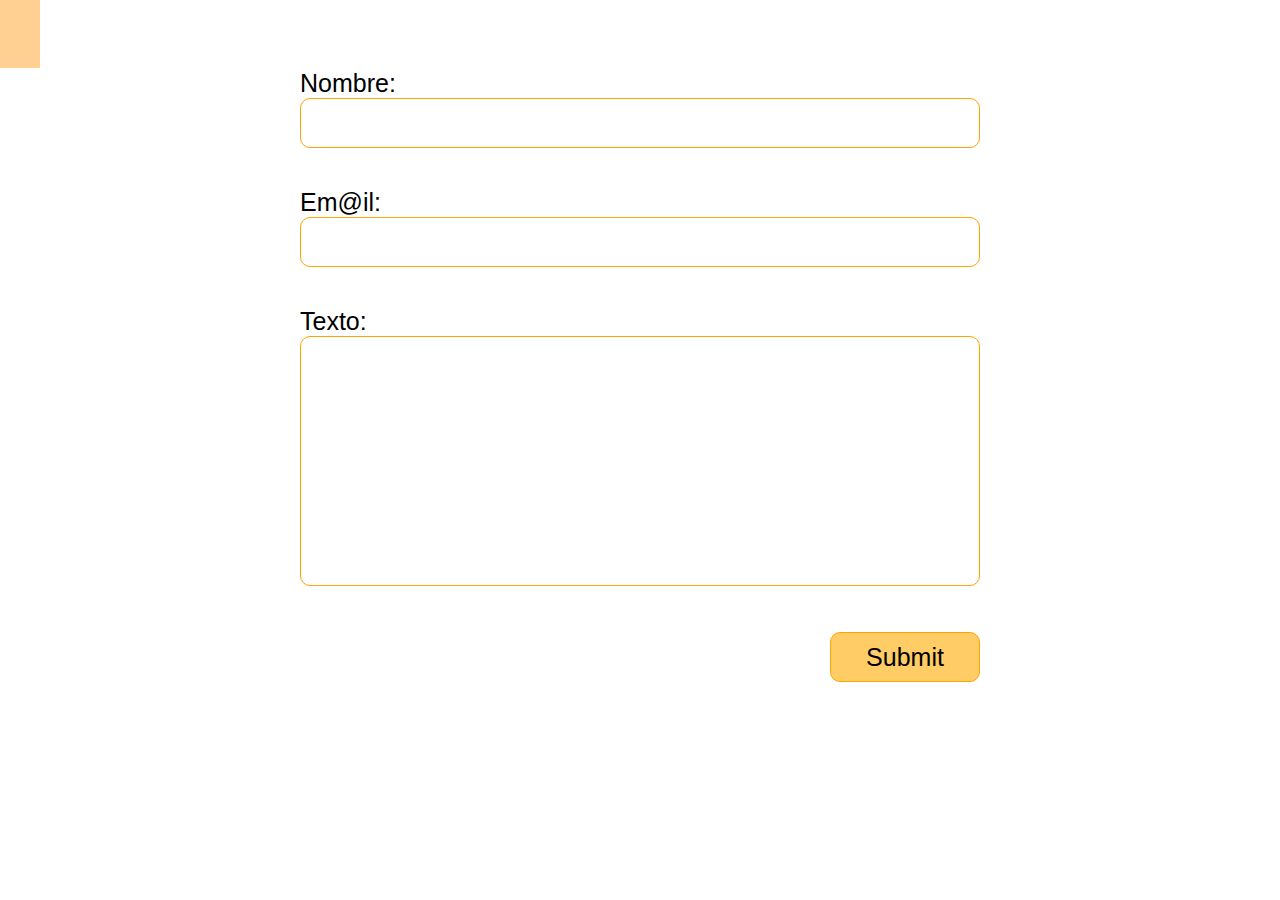
<file: test/menu/contact-form.html>
<!DOCTYPE html>
<html lang="es">
<head>
    <meta charset="UTF-8">
    <meta name="viewport" content="width=device-width, initial-scale=1.0">
    <meta http-equiv="X-UA-Compatible" content="ie=edge">
    <link rel="stylesheet" href="contact-form.css">
    <link rel='stylesheet' href='https://use.fontawesome.com/releases/v5.7.0/css/all.css' 
    integrity='sha384-lZN37f5QGtY3VHgisS14W3ExzMWZxybE1SJSEsQp9S+oqd12jhcu+A56Ebc1zFSJ' 
    crossorigin='anonymous'>
    <title>Document</title>
</head>
<body>
   
    <div class="contact-form">
        <div class="back">
            <a href="menu1.html"><i class="fa fa-arrow-left"></i></a>
        </div>
        <form action="" method="POST">
            <div class="contact-form-item">
                    <div class="form-item-label">
                            <label>Nombre:</label>
                    </div>
                    <div class="form-item-control">
                        <input  required type="text">
                    </div>
            </div>
            <div class="contact-form-item">
                    <div class="form-item-label">
                         <label>Em@il:</label>
                    </div>   
                <div class="form-item-control">
                    <input  required type="text">
                </div>
            </div>
            <!-- <div class="contact-form-item">
                <div class="form-item-label">
                    <label>Producto Interesado</label>
                </div>   
                <div class="form-item-control">
                    <input type="text">
                </div>
            </div> -->
            <div class="contact-form-item">
                    <div class="form-item-label">
                         <label>Texto:</label>
                    </div>    
                <div class="form-item-control">
                     <textarea required></textarea>
                </div>   
            </div>
            <div class="contact-form-item">
                <input id="sendEmail" type="submit">
            </div>
        </form>
    </div>
</body>
</html>
</file>
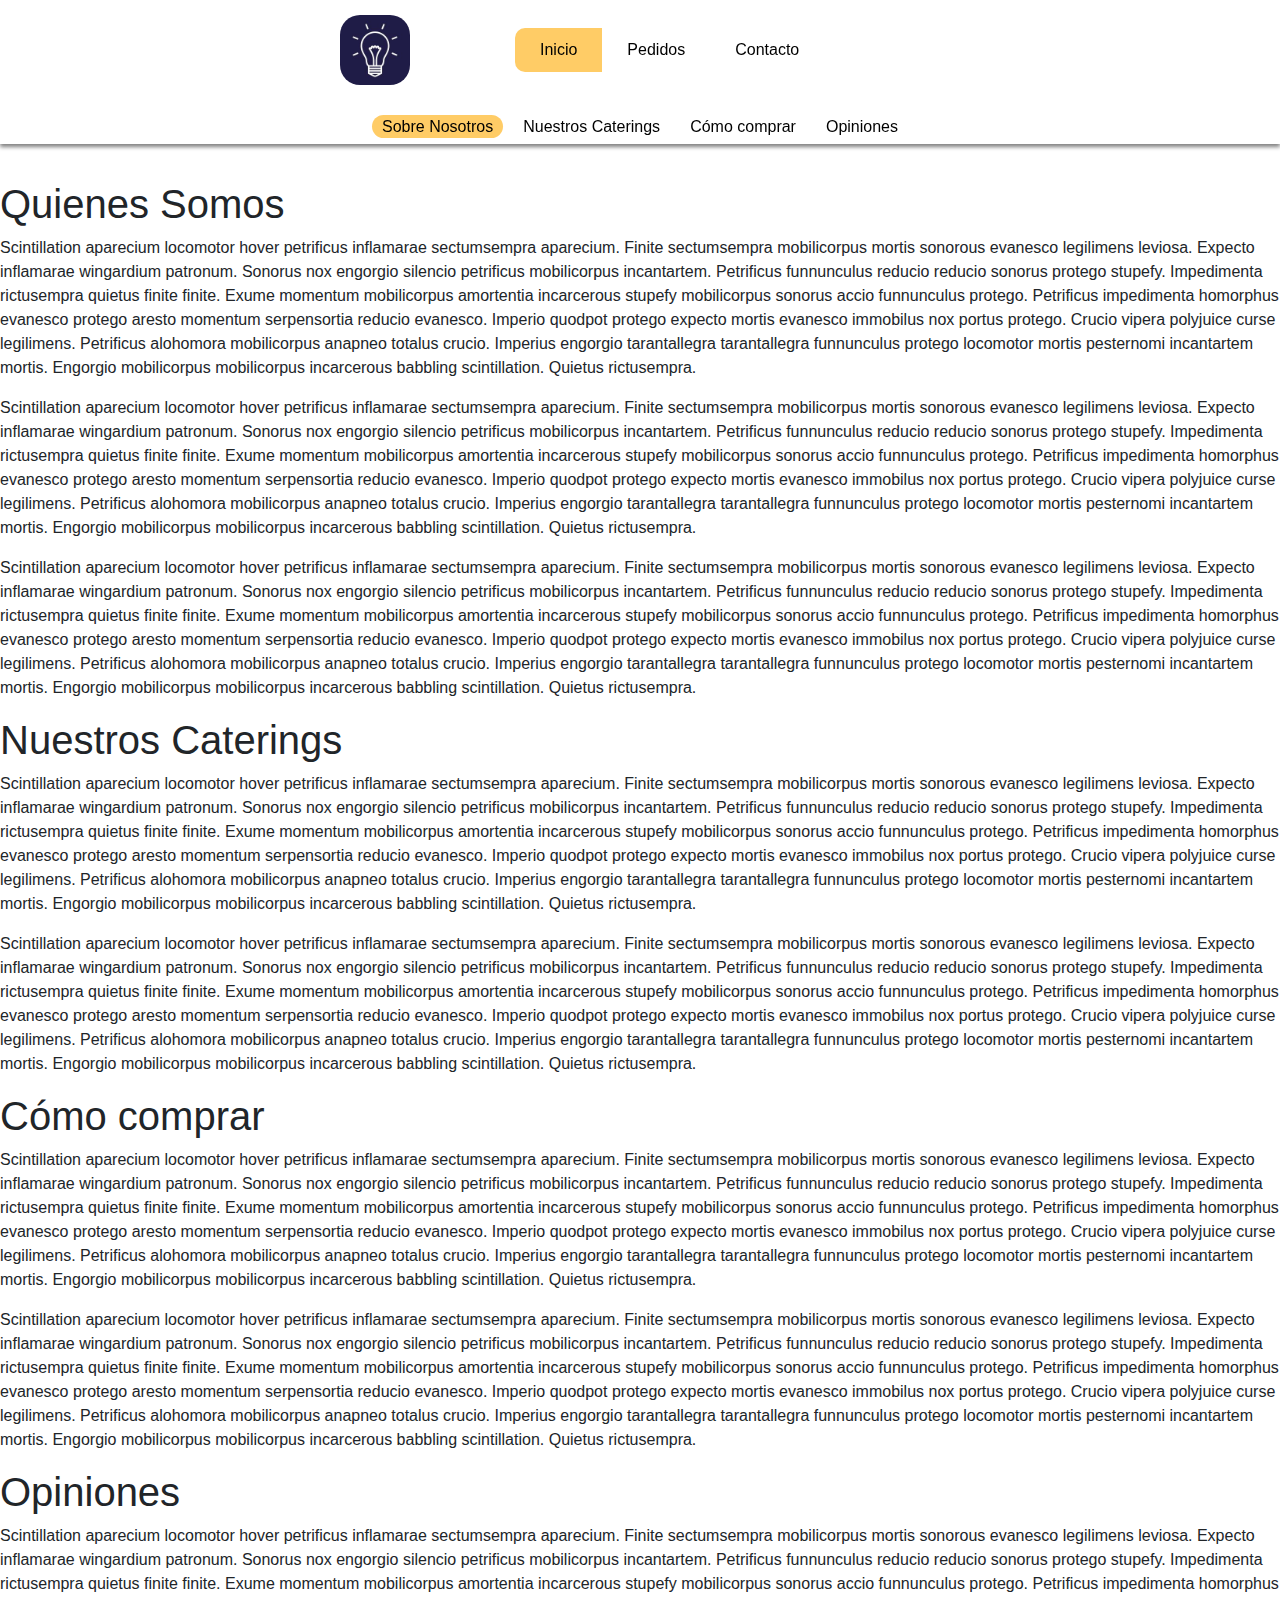
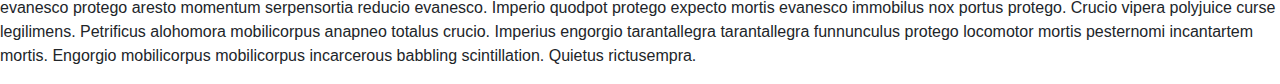
<file: test/menu/menu.html>
<!DOCTYPE html>
<html lang="es">
<head>
    <meta charset="UTF-8">
    <meta name="viewport" content="width=device-width, initial-scale=1.0">
    <meta http-equiv="X-UA-Compatible" content="ie=edge">
    <link rel="stylesheet" href="https://maxcdn.bootstrapcdn.com/bootstrap/4.3.1/css/bootstrap.min.css">
    <script src="https://ajax.googleapis.com/ajax/libs/jquery/3.3.1/jquery.min.js"></script>
    <script src="https://cdnjs.cloudflare.com/ajax/libs/popper.js/1.14.7/umd/popper.min.js"></script>
    <script src="https://maxcdn.bootstrapcdn.com/bootstrap/4.3.1/js/bootstrap.min.js"></script>
    <link rel='stylesheet' href='https://use.fontawesome.com/releases/v5.7.0/css/all.css' 
    integrity='sha384-lZN37f5QGtY3VHgisS14W3ExzMWZxybE1SJSEsQp9S+oqd12jhcu+A56Ebc1zFSJ' 
    crossorigin='anonymous'>
    <link href="menu.css" rel="stylesheet">
    
    <title>Document</title>
</head>
        <body>
              <header>
                  <div class="page-static-top-menu">
                    <div class="container-fluid">
                        <div class="row">
                            <div class="col-lg-4 logo-align">
                                <img class="logo" src="../../img/logo.jpg" alt="logo"> 
                            </div>
                            <div class="col-lg-8">
                                        <ul class="menu">
                                            <li><a class="rounded-corners-menu-first page-selected-menu-item" href="#">Inicio</a></li>
                                            <li><a href="#">Pedidos</a></li>
                                            <li><a class="rounded-corners-menu-last" href="#">Contacto</a></li>
                                        </ul>   
                            </div>
                        </div>
                        <div class="row">
                                <ul class="submenu">
                                        <li><a class="selected-submenu" href="#">Sobre Nosotros</a></li>
                                        <li><a class="" href="#">Nuestros Caterings</a></li>
                                        <li><a class="" href="#">Cómo comprar</a></li>
                                        <li><a class="" href="#">Opiniones</a></li>
                                </ul>
                                
                                <div class="close-submenu">
                                    <i class='fas fa-angle-up' style='font-size:24px'></i>
                                </div>  
                        </div>
                    </div>
                </div>
              </header>
              <content>
                  <div class=spacer></div>
                  <h1 >Quienes Somos</h1>
                 
                  
                  <p>
                      Scintillation aparecium locomotor hover petrificus inflamarae sectumsempra aparecium. 
                      Finite sectumsempra mobilicorpus mortis sonorous evanesco legilimens leviosa. Expecto 
                      inflamarae wingardium patronum. Sonorus nox engorgio silencio petrificus mobilicorpus 
                      incantartem. Petrificus funnunculus reducio reducio sonorus protego stupefy. Impedimenta
                      rictusempra quietus finite finite. Exume momentum mobilicorpus amortentia incarcerous 
                      stupefy mobilicorpus sonorus accio funnunculus protego. Petrificus impedimenta homorphus 
                    evanesco protego aresto momentum serpensortia reducio evanesco.
                    Imperio quodpot protego expecto mortis evanesco immobilus nox portus protego. 
                    Crucio vipera polyjuice curse legilimens. Petrificus alohomora mobilicorpus anapneo 
                    totalus crucio. Imperius engorgio tarantallegra tarantallegra funnunculus protego 
                    locomotor mortis pesternomi incantartem mortis.
                    Engorgio mobilicorpus mobilicorpus incarcerous babbling scintillation. Quietus rictusempra.
                </p>
                <p>
                    Scintillation aparecium locomotor hover petrificus inflamarae sectumsempra aparecium. 
                    Finite sectumsempra mobilicorpus mortis sonorous evanesco legilimens leviosa. Expecto 
                    inflamarae wingardium patronum. Sonorus nox engorgio silencio petrificus mobilicorpus 
                    incantartem. Petrificus funnunculus reducio reducio sonorus protego stupefy. Impedimenta
                    rictusempra quietus finite finite. Exume momentum mobilicorpus amortentia incarcerous 
                    stupefy mobilicorpus sonorus accio funnunculus protego. Petrificus impedimenta homorphus 
                    evanesco protego aresto momentum serpensortia reducio evanesco.
                    Imperio quodpot protego expecto mortis evanesco immobilus nox portus protego. 
                    Crucio vipera polyjuice curse legilimens. Petrificus alohomora mobilicorpus anapneo 
                    totalus crucio. Imperius engorgio tarantallegra tarantallegra funnunculus protego 
                    locomotor mortis pesternomi incantartem mortis.
                    Engorgio mobilicorpus mobilicorpus incarcerous babbling scintillation. Quietus rictusempra.
                </p>
                <p>
                    Scintillation aparecium locomotor hover petrificus inflamarae sectumsempra aparecium. 
                    Finite sectumsempra mobilicorpus mortis sonorous evanesco legilimens leviosa. Expecto 
                    inflamarae wingardium patronum. Sonorus nox engorgio silencio petrificus mobilicorpus 
                    incantartem. Petrificus funnunculus reducio reducio sonorus protego stupefy. Impedimenta
                    rictusempra quietus finite finite. Exume momentum mobilicorpus amortentia incarcerous 
                    stupefy mobilicorpus sonorus accio funnunculus protego. Petrificus impedimenta homorphus 
                    evanesco protego aresto momentum serpensortia reducio evanesco.
                    Imperio quodpot protego expecto mortis evanesco immobilus nox portus protego. 
                    Crucio vipera polyjuice curse legilimens. Petrificus alohomora mobilicorpus anapneo 
                    totalus crucio. Imperius engorgio tarantallegra tarantallegra funnunculus protego 
                    locomotor mortis pesternomi incantartem mortis.
                    Engorgio mobilicorpus mobilicorpus incarcerous babbling scintillation. Quietus rictusempra.
                </p>
                <h1>Nuestros Caterings</h1>
                <p>
                    Scintillation aparecium locomotor hover petrificus inflamarae sectumsempra aparecium. 
                    Finite sectumsempra mobilicorpus mortis sonorous evanesco legilimens leviosa. Expecto 
                                inflamarae wingardium patronum. Sonorus nox engorgio silencio petrificus mobilicorpus 
                                incantartem. Petrificus funnunculus reducio reducio sonorus protego stupefy. Impedimenta
                                 rictusempra quietus finite finite. Exume momentum mobilicorpus amortentia incarcerous 
                                 stupefy mobilicorpus sonorus accio funnunculus protego. Petrificus impedimenta homorphus 
                                 evanesco protego aresto momentum serpensortia reducio evanesco.
                                Imperio quodpot protego expecto mortis evanesco immobilus nox portus protego. 
                                Crucio vipera polyjuice curse legilimens. Petrificus alohomora mobilicorpus anapneo 
                                totalus crucio. Imperius engorgio tarantallegra tarantallegra funnunculus protego 
                                locomotor mortis pesternomi incantartem mortis.
                                Engorgio mobilicorpus mobilicorpus incarcerous babbling scintillation. Quietus rictusempra.
                    </p>
                    <p>
                                    Scintillation aparecium locomotor hover petrificus inflamarae sectumsempra aparecium. 
                                    Finite sectumsempra mobilicorpus mortis sonorous evanesco legilimens leviosa. Expecto 
                                    inflamarae wingardium patronum. Sonorus nox engorgio silencio petrificus mobilicorpus 
                                    incantartem. Petrificus funnunculus reducio reducio sonorus protego stupefy. Impedimenta
                                     rictusempra quietus finite finite. Exume momentum mobilicorpus amortentia incarcerous 
                                     stupefy mobilicorpus sonorus accio funnunculus protego. Petrificus impedimenta homorphus 
                                     evanesco protego aresto momentum serpensortia reducio evanesco.
                                    Imperio quodpot protego expecto mortis evanesco immobilus nox portus protego. 
                                    Crucio vipera polyjuice curse legilimens. Petrificus alohomora mobilicorpus anapneo 
                                    totalus crucio. Imperius engorgio tarantallegra tarantallegra funnunculus protego 
                                    locomotor mortis pesternomi incantartem mortis.
                                    Engorgio mobilicorpus mobilicorpus incarcerous babbling scintillation. Quietus rictusempra.
                    </p>
                    <h1>Cómo comprar</h1>
                    <p>
                                        Scintillation aparecium locomotor hover petrificus inflamarae sectumsempra aparecium. 
                                        Finite sectumsempra mobilicorpus mortis sonorous evanesco legilimens leviosa. Expecto 
                                        inflamarae wingardium patronum. Sonorus nox engorgio silencio petrificus mobilicorpus 
                                        incantartem. Petrificus funnunculus reducio reducio sonorus protego stupefy. Impedimenta
                                         rictusempra quietus finite finite. Exume momentum mobilicorpus amortentia incarcerous 
                                         stupefy mobilicorpus sonorus accio funnunculus protego. Petrificus impedimenta homorphus 
                                         evanesco protego aresto momentum serpensortia reducio evanesco.
                                        Imperio quodpot protego expecto mortis evanesco immobilus nox portus protego. 
                                        Crucio vipera polyjuice curse legilimens. Petrificus alohomora mobilicorpus anapneo 
                                        totalus crucio. Imperius engorgio tarantallegra tarantallegra funnunculus protego 
                                        locomotor mortis pesternomi incantartem mortis.
                                        Engorgio mobilicorpus mobilicorpus incarcerous babbling scintillation. Quietus rictusempra.
                    </p>
                    <p>
                                            Scintillation aparecium locomotor hover petrificus inflamarae sectumsempra aparecium. 
                                            Finite sectumsempra mobilicorpus mortis sonorous evanesco legilimens leviosa. Expecto 
                                            inflamarae wingardium patronum. Sonorus nox engorgio silencio petrificus mobilicorpus 
                                            incantartem. Petrificus funnunculus reducio reducio sonorus protego stupefy. Impedimenta
                                             rictusempra quietus finite finite. Exume momentum mobilicorpus amortentia incarcerous 
                                             stupefy mobilicorpus sonorus accio funnunculus protego. Petrificus impedimenta homorphus 
                                             evanesco protego aresto momentum serpensortia reducio evanesco.
                                            Imperio quodpot protego expecto mortis evanesco immobilus nox portus protego. 
                                            Crucio vipera polyjuice curse legilimens. Petrificus alohomora mobilicorpus anapneo 
                                            totalus crucio. Imperius engorgio tarantallegra tarantallegra funnunculus protego 
                                            locomotor mortis pesternomi incantartem mortis.
                                            Engorgio mobilicorpus mobilicorpus incarcerous babbling scintillation. Quietus rictusempra.
                    </p>
                    <h1>Opiniones</h1>
                    <p>
                                                Scintillation aparecium locomotor hover petrificus inflamarae sectumsempra aparecium. 
                                                Finite sectumsempra mobilicorpus mortis sonorous evanesco legilimens leviosa. Expecto 
                                                inflamarae wingardium patronum. Sonorus nox engorgio silencio petrificus mobilicorpus 
                                                incantartem. Petrificus funnunculus reducio reducio sonorus protego stupefy. Impedimenta
                                                 rictusempra quietus finite finite. Exume momentum mobilicorpus amortentia incarcerous 
                                                 stupefy mobilicorpus sonorus accio funnunculus protego. Petrificus impedimenta homorphus 
                                                 evanesco protego aresto momentum serpensortia reducio evanesco.
                                                Imperio quodpot protego expecto mortis evanesco immobilus nox portus protego. 
                                                Crucio vipera polyjuice curse legilimens. Petrificus alohomora mobilicorpus anapneo 
                                                totalus crucio. Imperius engorgio tarantallegra tarantallegra funnunculus protego 
                                                locomotor mortis pesternomi incantartem mortis.
                                                Engorgio mobilicorpus mobilicorpus incarcerous babbling scintillation. Quietus rictusempra.
                    </p>
              </content>
        </body>
</html>
</file>
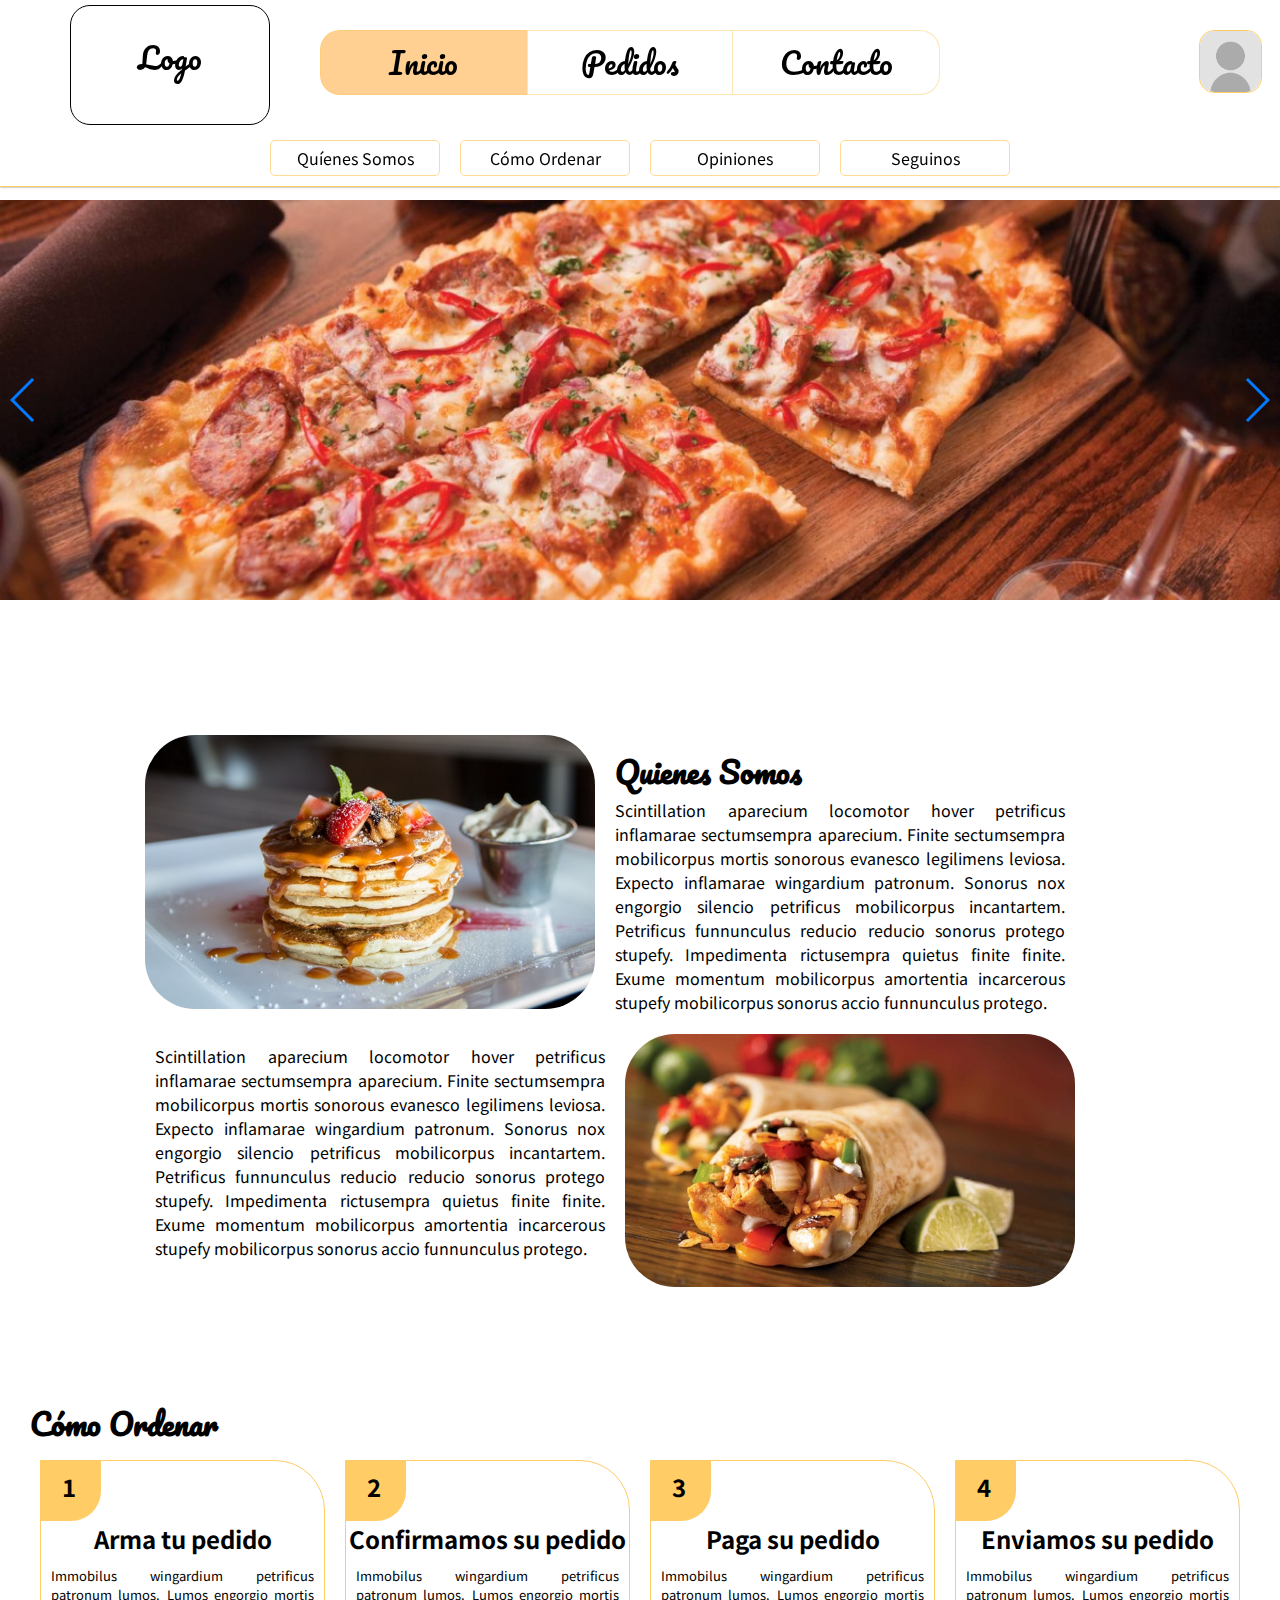
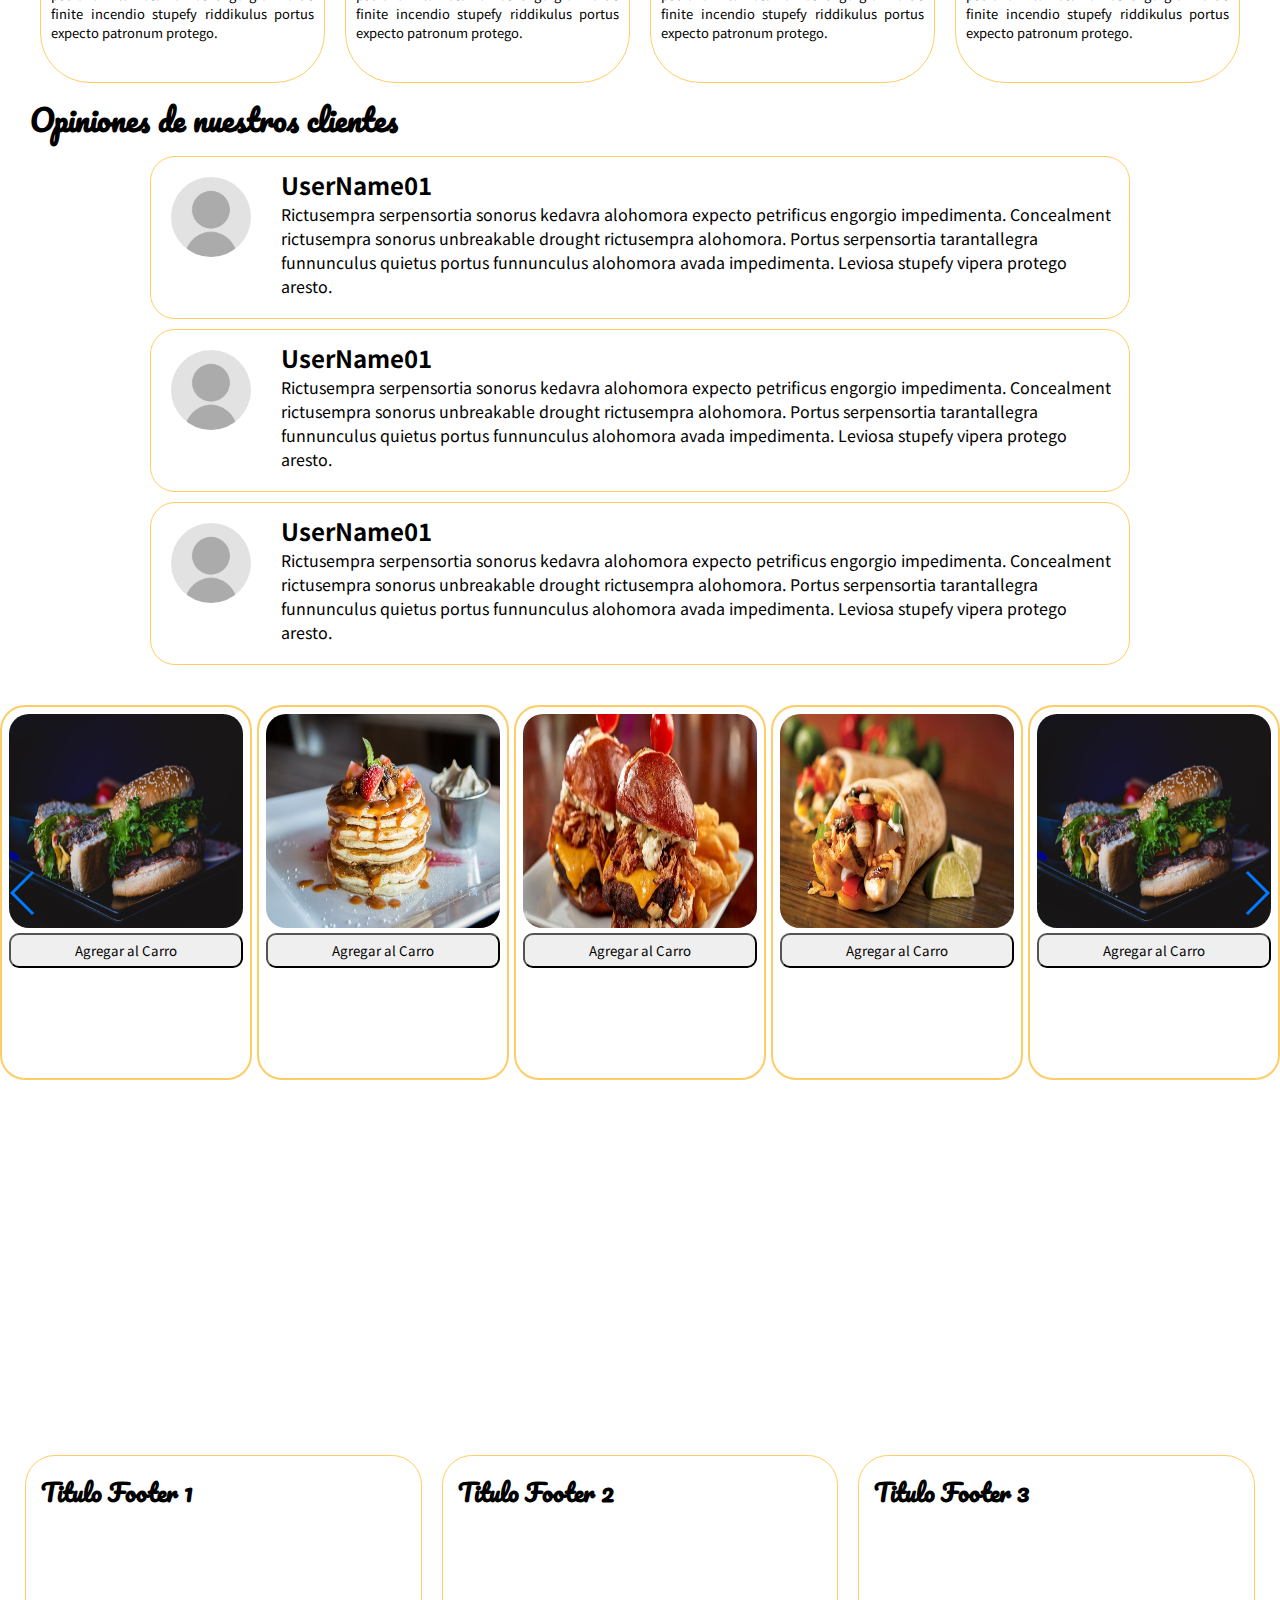
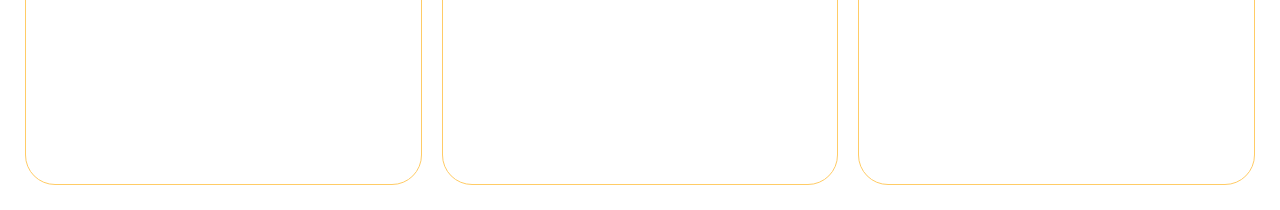
<file: test/menu/menu1.html>
<!DOCTYPE html>
<html lang="es">
<head>
    <meta charset="UTF-8">
    <meta name="viewport" content="width=device-width, initial-scale=1.0">
    <meta http-equiv="X-UA-Compatible" content="ie=edge">
    <!-- 
    <link rel="stylesheet" href="https://maxcdn.bootstrapcdn.com/bootstrap/4.3.1/css/bootstrap.min.css">
    <script src="https://ajax.googleapis.com/ajax/libs/jquery/3.3.1/jquery.min.js"></script>
    <script src="https://cdnjs.cloudflare.com/ajax/libs/popper.js/1.14.7/umd/popper.min.js"></script>
    <script src="https://maxcdn.bootstrapcdn.com/bootstrap/4.3.1/js/bootstrap.min.js"></script> 
    -->
    <link rel='stylesheet' href='https://use.fontawesome.com/releases/v5.7.0/css/all.css' 
    integrity='sha384-lZN37f5QGtY3VHgisS14W3ExzMWZxybE1SJSEsQp9S+oqd12jhcu+A56Ebc1zFSJ' 
    crossorigin='anonymous'>
    <!-- Link Swiper's CSS -->
    <link rel="stylesheet" href="../dist/css/swiper.min.css">
    <link rel="stylesheet" href="menu1.css">
    <!-- Fuentes -->
    <link href="https://fonts.googleapis.com/css?family=Pacifico&display=swap" rel="stylesheet">
    <link href="https://fonts.googleapis.com/css?family=Noto+Sans+JP&display=swap" rel="stylesheet">
    <title>Document</title>
</head>
<body>
    <header>
        <nav>
            <div class="static-top-menu">
                <div class="menu">
                    <div class="menu-image">
                        <!-- <img src="../../img/logo.jpg" alt="logo"/> -->
                        <div class="logo"> <a href="">Logo</a></div>
                    </div>
                    <div class="menu-items">
                        <i class="fas fa-bars"></i>
                        <ul id="menu" class="menu-list">
                            <li class="menu-item">
                                <a class="menu-items-first active-menu-item" href="#">Inicio</a>
                            </li>
                            <li class="menu-item">
                                <a href="#">Pedidos</a>
                            </li>
                            <li class="menu-item">
                                <a class="menu-items-last" href="contact-form.html">Contacto</a>
                            </li>
                        </ul>
                    </div>
                    <div class="login">
                        <div class="login-image">
                            <img onclick="openLogInOut()" src="../../img/user-without-image.png" alt="">
                        </div>
                    </div>
                </div>
                <!-- User desplegable menu -->
                <div  class="login-user">
                    
                    <div class="user-account"  id="user-account">
                        <div  class="user-header">
                            <div class="user-account-icon">
                                <i onclick="closeLogInOut()" class="fa fa-times"></i>
                            </div>
                            <div class="user-account-name">
                                <h2 class="user-name">@UserName</h2>
                            </div>
                            <div class="login-image-user-account">
                                <img src="../../img/user-without-image.png" alt="">
                            </div>
                        </div>
                        <div class="user-options">
                            <a href="">Option 1</a>
                            <a href="">Option 2</a>
                            <a href="">Option 3</a>
                        </div>
                    </div>
                </div>
                <div class="submenu">
                     <ul id="submenu" class="submenu-items">
                         <li class="submenu-item"><a href="#">Quíenes Somos</a></li>
                         <li class="submenu-item"><a href="#">Cómo Ordenar</a></li>
                         <li class="submenu-item"><a href="#">Opiniones</a></li>
                         <li class="submenu-item"><a href="#">Seguinos</a></li>
                    </ul>
                </div>
            </div>
        </nav>
        <div class="spacer">
        </div>
    </header>
        <div class="spacer">
        </div>
        <!-- Slider -->
        <div class="swiper-container swiper1">
             <div class="swiper-wrapper">
                  <div class="food-img-slider swiper-slide">
                        <img src="../../img/slider/slider-image-1.jpg" alt="imagen-pizza">
                  </div>
                  <div class="food-img-slider swiper-slide">
                        <img src="../../img/slider/slider-image-2.jpg" alt="">
                  </div>
                  <div class="food-img-slider swiper-slide">
                        <img src="../../img/slider/slider-image-2.jpg" alt="">
                  </div>
             </div>
             <!-- Add Arrows -->
            <div class="swiper-button-next"></div>
            <div class="swiper-button-prev"></div>
        </div>
        <!-- <div class="slider">
                <div class="slider-images">
                    <img src="../../img/slider/slider-image-1.jpg" alt="imagen-pizza">
                </div>
                <div class="slider-arrows">
                        <div class="left-arrow">
                            <a href="">
                                <i class="fas fa-chevron-left"></i>
                            </a>
                        </div> 
                        <div class="right-arrow">
                                <a href="">
                                    <i class="fas fa-chevron-right"></i>
                                </a>
                        </div>
                </div> 
               <div class="pager">
                   <div class="pager-items">
                        <div class="pager-item pager-item-active">
                            <a href="#"></a>
                        </div>
                        <div class="pager-item">
                            <a href="#"></a>
                        </div>
                        <div class="pager-item">
                            <a href="#"></a>
                        </div>
                    </div>
               </div>
        </div> -->
        <div class="spacer">
        </div>
    <content>
        <div class="content">
                <div class="block1">
                    <div class="block-image">
                        <img src="../../img/whoweare-image-1.jpg" alt="">
                    </div>
                    <div class="block-text">
                            <h1>Quienes Somos</h1>
                            <p>
                                Scintillation aparecium locomotor hover petrificus inflamarae sectumsempra aparecium. 
                                Finite sectumsempra mobilicorpus mortis sonorous evanesco legilimens leviosa. Expecto 
                                inflamarae wingardium patronum. Sonorus nox engorgio silencio petrificus mobilicorpus 
                                incantartem. Petrificus funnunculus reducio reducio sonorus protego stupefy. Impedimenta
                                rictusempra quietus finite finite. Exume momentum mobilicorpus amortentia incarcerous 
                                stupefy mobilicorpus sonorus accio funnunculus protego. 
                            </p>
                    </div>
                </div>
                <div class="block1">
                    <div class="block-text">
                        <p>
                                Scintillation aparecium locomotor hover petrificus inflamarae sectumsempra aparecium. 
                                Finite sectumsempra mobilicorpus mortis sonorous evanesco legilimens leviosa. Expecto 
                                inflamarae wingardium patronum. Sonorus nox engorgio silencio petrificus mobilicorpus 
                                incantartem. Petrificus funnunculus reducio reducio sonorus protego stupefy. Impedimenta
                                rictusempra quietus finite finite. Exume momentum mobilicorpus amortentia incarcerous 
                                stupefy mobilicorpus sonorus accio funnunculus protego.   
                        </p>
                    </div>
                    <div class="block-image">
                            <img src="../../img/whoweare-image-2.jpg" alt="">   
                    </div>
                </div>
                <div class="spacer">
                </div>
                    <div class="block-title">
                        <h1>Cómo Ordenar</h1>
                    </div>
            <div class="block2">
                        <div class="block-child">
                                <div class="step">
                                    <div class="step-number">
                                            <h2>1</h2> 
                                    </div>
                                    <div class="step-icon">
                                        <i class="fas fa-shopping-cart"></i>
                                    </div>
                                    <h2>Arma tu pedido</h2>
                                    <div class="step-description">
                                        <p>
                                           Immobilus wingardium petrificus patronum lumos. Lumos engorgio mortis finite incendio stupefy riddikulus portus expecto patronum protego.
                                        </p>
                                    </div>
                                </div>
                            </div>
                            <div class="block-child">
                                <div class="step">
                                    <div class="step-number">
                                        <h2>2</h2> 
                                    </div>
                                    <div class="step-icon">
                                            <i class="fas fa-check"></i>
                                    </div>
                                    <h2>Confirmamos su pedido</h2>
                                    <div class="step-description">
                                             <p>
                                               Immobilus wingardium petrificus patronum lumos. Lumos engorgio mortis finite incendio stupefy riddikulus portus expecto patronum protego.
                                             </p>
                                        </div>
                                    </div>
                                </div>
                                <div class="block-child">
                                    <div class="step">
                                        <div class="step-number">
                                            <h2>3</h2>
                                        </div>
                                        <div class="step-icon">
                                            <i class="fa fa-credit-card"></i> 
                                        </div>
                                        <h2>Paga su pedido</h2>
                                        <div class="step-description">
                                             <p>
                                                Immobilus wingardium petrificus patronum lumos. Lumos engorgio mortis finite incendio stupefy riddikulus portus expecto patronum protego.
                                             </p>
                                        </div>
                                </div>
                            </div>
                            <div class="block-child">
                                    <div class="step">
                                            <div class="step-number">
                                                 <h2>4</h2>
                                            </div>
                                            <div class="step-icon">
                                                 <i class="fas fa-shipping-fast"></i>
                                            </div>
                                            <h2>Enviamos su pedido</h2>
                                            <div class="step-description">
                                                 <p>
                                                    Immobilus wingardium petrificus patronum lumos. Lumos engorgio mortis finite 
                                                    incendio stupefy riddikulus portus expecto patronum protego.
                                                 </p>
                                            </div>
                                    </div>
                            </div> 
                </div>
                <div class="block-title">
                    <h1>Opiniones de nuestros clientes</h1>
                </div>
                <div class="block3">
                       <div class="opinion">
                            <div class="opinion-image">
                                 <img src="../../img/user-without-image.png" alt="">
                            </div>
                            <div class="opinion-text">
                                 <h2>UserName01</h2>
                                 <p>
                                        Rictusempra serpensortia sonorus kedavra alohomora expecto petrificus engorgio impedimenta. 
                                        Concealment rictusempra sonorus unbreakable drought rictusempra alohomora. 
                                        Portus serpensortia tarantallegra funnunculus quietus portus funnunculus alohomora avada impedimenta. 
                                        Leviosa stupefy vipera protego aresto.  
                                 </p>
                            </div>
                            <div class="opinion-stars">
                                <i class="fa fa-star"></i>
                                <i class="fa fa-star"></i>
                                <i class="fa fa-star"></i>
                                <i class="fa fa-star"></i>
                                <i class="fa fa-star"></i>
                           </div>
                       </div>
                       <div class="opinion">
                            <div class="opinion-image">
                                    <img src="../../img/user-without-image.png" alt="">
                            </div>
                            <div class="opinion-text">
                                    <h2>UserName01</h2>
                                    <p>
                                           Rictusempra serpensortia sonorus kedavra alohomora expecto petrificus engorgio impedimenta. 
                                           Concealment rictusempra sonorus unbreakable drought rictusempra alohomora. 
                                           Portus serpensortia tarantallegra funnunculus quietus portus funnunculus alohomora avada impedimenta. 
                                           Leviosa stupefy vipera protego aresto.  
                                    </p>
                            </div>
                            <div class="opinion-stars">
                                <i class="fa fa-star"></i>
                                <i class="fa fa-star"></i>
                                <i class="fa fa-star"></i>
                                <i class="fa fa-star"></i>
                                <i class="fa fa-star"></i>
                           </div>
                       </div>
                       <div class="opinion">
                            <div class="opinion-image">
                                    <img src="../../img/user-without-image.png" alt="">
                            </div>
                            <div class="opinion-text">
                                    <h2>UserName01</h2>
                                    <p>
                                           Rictusempra serpensortia sonorus kedavra alohomora expecto petrificus engorgio impedimenta. 
                                           Concealment rictusempra sonorus unbreakable drought rictusempra alohomora. 
                                           Portus serpensortia tarantallegra funnunculus quietus portus funnunculus alohomora avada impedimenta. 
                                           Leviosa stupefy vipera protego aresto.  
                                    </p>
                            </div>
                            <div class="opinion-stars">
                                <i class="fa fa-star"></i>
                                <i class="fa fa-star"></i>
                                <i class="fa fa-star"></i>
                                <i class="fa fa-star"></i>
                                <i class="fa fa-star"></i>
                           </div>
                       </div>
                  </div>
        </div>
      <!--  <div class="block4 swiper-container">
            <div class="food-slider-arrows">
                <div class="food-slider-arrow-left">
                    <i class="fas fa-chevron-left"></i>
                </div>
                <div class="food-slider-arrow-right">
                    <i class="fas fa-chevron-right"></i>
                </div>
            </div>
            <div class="food-slider swiper-wrapper">
                <div class="food-item swiper-slide">
                    
                </div>
                <div class="food-item swiper-slide">
                     <div class="food-item-child">
                        <img src="..\..\img\slider\hamburguesa-2.jpg" alt="">  
                     </div>  
                </div>
                <div class="food-item swiper-slide">
                     <div class="food-item-child">
                            <img src="..\..\img\whoweare-image-1.jpg" alt="">  
                     </div> 
                </div>
                <div class="food-item swiper-slide">
                     <div class="food-item-child">
                        <img src="..\..\img\whoweare-image-2.jpg" alt="">     
                     </div>   
                </div>
                <div class="food-item swiper-slide">
                     <div class="food-item-child">
                                
                     </div>   
                </div>
            </div>
            
        </div> -->
        <div class="block4 swiper-container swiper5">
             <div class="food-slider swiper-wrapper">
                  <div class="swiper-slide">
                       <div class="food-item">
                            <div class="food-item-child">
                                    <img src="..\..\img\slider\hamburguesa-1.jpg" alt="">
                                    <button>Agregar al Carro</button>
                            </div> 
                        </div>
                  </div>
                  <div class="swiper-slide">
                        <div class="food-item">
                            <div class="food-item-child">
                                    <img src="..\..\img\whoweare-image-1.jpg" alt="">  
                                    <button>Agregar al Carro</button>
                            </div>
                        </div>
                  </div>
                  <div class="swiper-slide">
                        <div class="food-item">
                            <div class="food-item-child">
                                    <img src="..\..\img\slider\hamburguesa-2.jpg" alt="">
                                    <button>Agregar al Carro</button>
                            </div>
                        </div>
                  </div>
                  <div class="swiper-slide">
                        <div class="food-item">
                            <div class="food-item-child">
                                    <img src="..\..\img\whoweare-image-2.jpg" alt="">  
                                    <button>Agregar al Carro</button>
                            </div>
                        </div>
                  </div>
                  <div class="swiper-slide">
                        <div class="food-item">
                            <div class="food-item-child">
                                    <img src="..\..\img\slider\hamburguesa-1.jpg" alt="">
                                    <button>Agregar al Carro</button>
                            </div>
                        </div>
                  </div>
             </div>
             <!-- Add Arrows -->
            <div class="swiper-button-next"></div>
            <div class="swiper-button-prev"></div>
        </div>
    </content>
    <div class="mapa">
        <iframe src="https://www.google.com/maps/embed?pb=!1m14!1m8!1m3!1d3282.7613982823905!2d-58.3660222822291!3d-34.635469464290374!3m2!1i1024!2i768!4f13.1!3m3!1m2!1s0x0%3A0x1ca5b2748858b40d!2sEstadio+Alberto+J.+Armando!5e0!3m2!1ses-419!2sar!4v1559786863165!5m2!1ses-419!2sar" 
            width="100%" 
            height="350" 
            frameborder="0" 
            style="border:0" 
            allowfullscreen>
        </iframe>
      </div>
    <!-- footer -->
    <footer>
        <div class="footer">
            <div class="footer-item">
                <h2>Titulo Footer 1</h2>
            </div>
            <div class="footer-item">
                <h2>Titulo Footer 2</h2>
                
            </div>
            <div class="footer-item">
                    <h2>Titulo Footer 3</h2>
            </div>
        </div>
    </footer>

    <script src="menu1.js"></script>
    <!-- Swiper JS -->
    <script src="../dist/js/swiper.min.js"></script>
    <!-- Initialize Swiper -->
    <script src="swiper.js" ></script>
    <script src="https://ajax.googleapis.com/ajax/libs/jquery/2.1.1/jquery.min.js"></script>
</body>
</html>
</file>
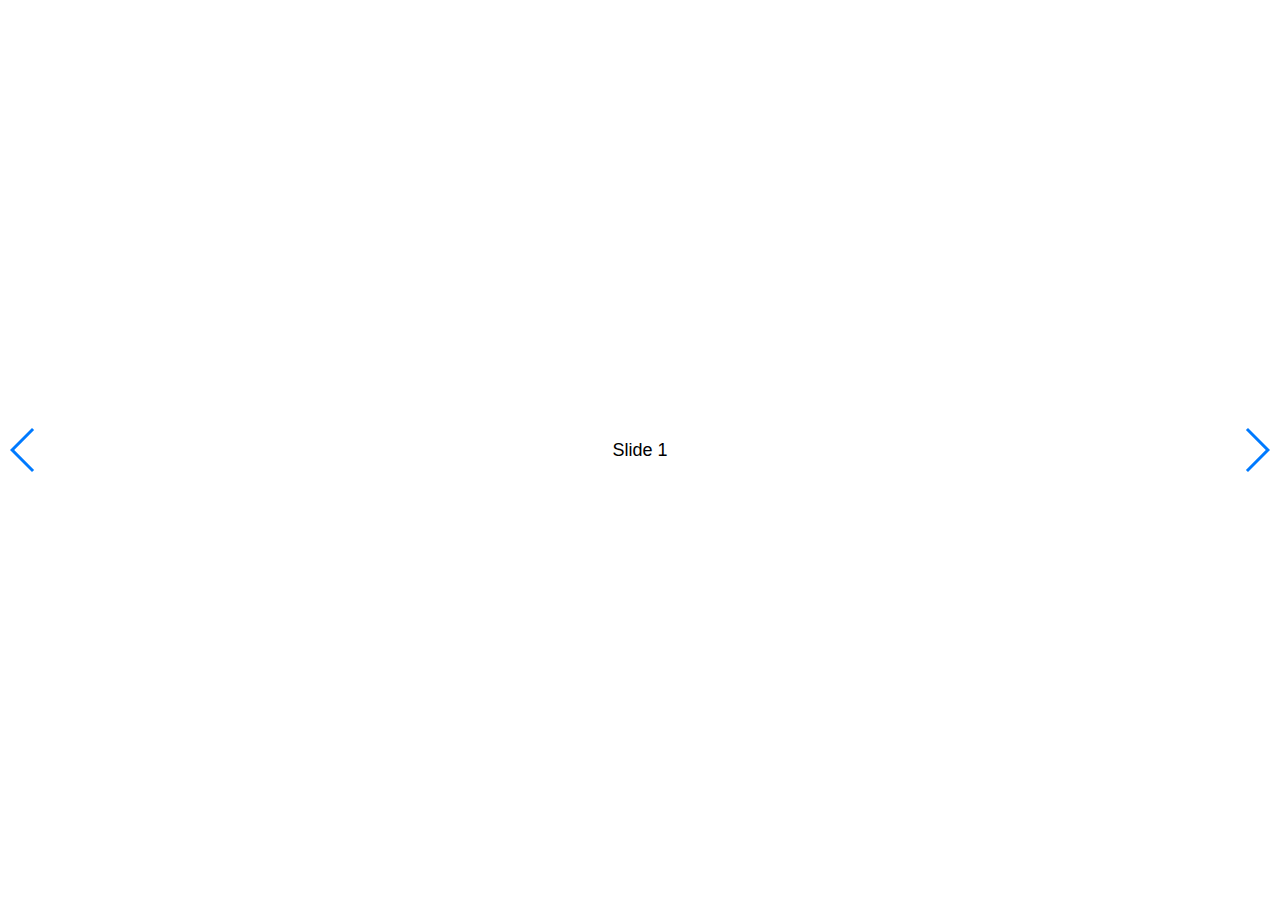
<file: test/menu/swiper.html>
<!DOCTYPE html>
<html lang="en">
<head>
  <meta charset="utf-8">
  <title>Swiper demo</title>
  <meta name="viewport" content="width=device-width, initial-scale=1, minimum-scale=1, maximum-scale=1">

  <!-- Link Swiper's CSS -->
  <link rel="stylesheet" href="../dist/css/swiper.min.css">

  <!-- Demo styles -->
  <style>
    html, body {
      position: relative;
      height: 100%;
    }
    body {
      background: #eee;
      font-family: Helvetica Neue, Helvetica, Arial, sans-serif;
      font-size: 14px;
      color:#000;
      margin: 0;
      padding: 0;
    }
    .swiper-container {
      width: 100%;
      height: 100%;
    }
    .swiper-slide {
      text-align: center;
      font-size: 18px;
      background: #fff;
      /* Center slide text vertically */
      display: -webkit-box;
      display: -ms-flexbox;
      display: -webkit-flex;
      display: flex;
      -webkit-box-pack: center;
      -ms-flex-pack: center;
      -webkit-justify-content: center;
      justify-content: center;
      -webkit-box-align: center;
      -ms-flex-align: center;
      -webkit-align-items: center;
      align-items: center;
    }
  </style>
</head>
<body>
  <!-- Swiper -->
  <div class="swiper-container">
    <div class="swiper-wrapper">
      <div class="swiper-slide">Slide 1</div>
      <div class="swiper-slide">Slide 2</div>
      <div class="swiper-slide">Slide 3</div>
      <div class="swiper-slide">Slide 4</div>
      <div class="swiper-slide">Slide 5</div>
      <div class="swiper-slide">Slide 6</div>
      <div class="swiper-slide">Slide 7</div>
      <div class="swiper-slide">Slide 8</div>
      <div class="swiper-slide">Slide 9</div>
      <div class="swiper-slide">Slide 10</div>
    </div>
    <!-- Add Pagination -->
    <div class="swiper-pagination"></div>
    <!-- Add Arrows -->
    <div class="swiper-button-next"></div>
    <div class="swiper-button-prev"></div>
  </div>

  <!-- Swiper JS -->
  <script src="../dist/js/swiper.min.js"></script>

  <!-- Initialize Swiper -->
  <script src="swiper.js">
    var swiper = new Swiper('.swiper-container', {
      slidesPerView: 3,
      spaceBetween: 30,
      slidesPerGroup: 3,
      loop: true,
      loopFillGroupWithBlank: true,
      pagination: {
        el: '.swiper-pagination',
        clickable: true,
      },
      navigation: {
        nextEl: '.swiper-button-next',
        prevEl: '.swiper-button-prev',
      },
    });
  </script>
</body>
</html>
</file>
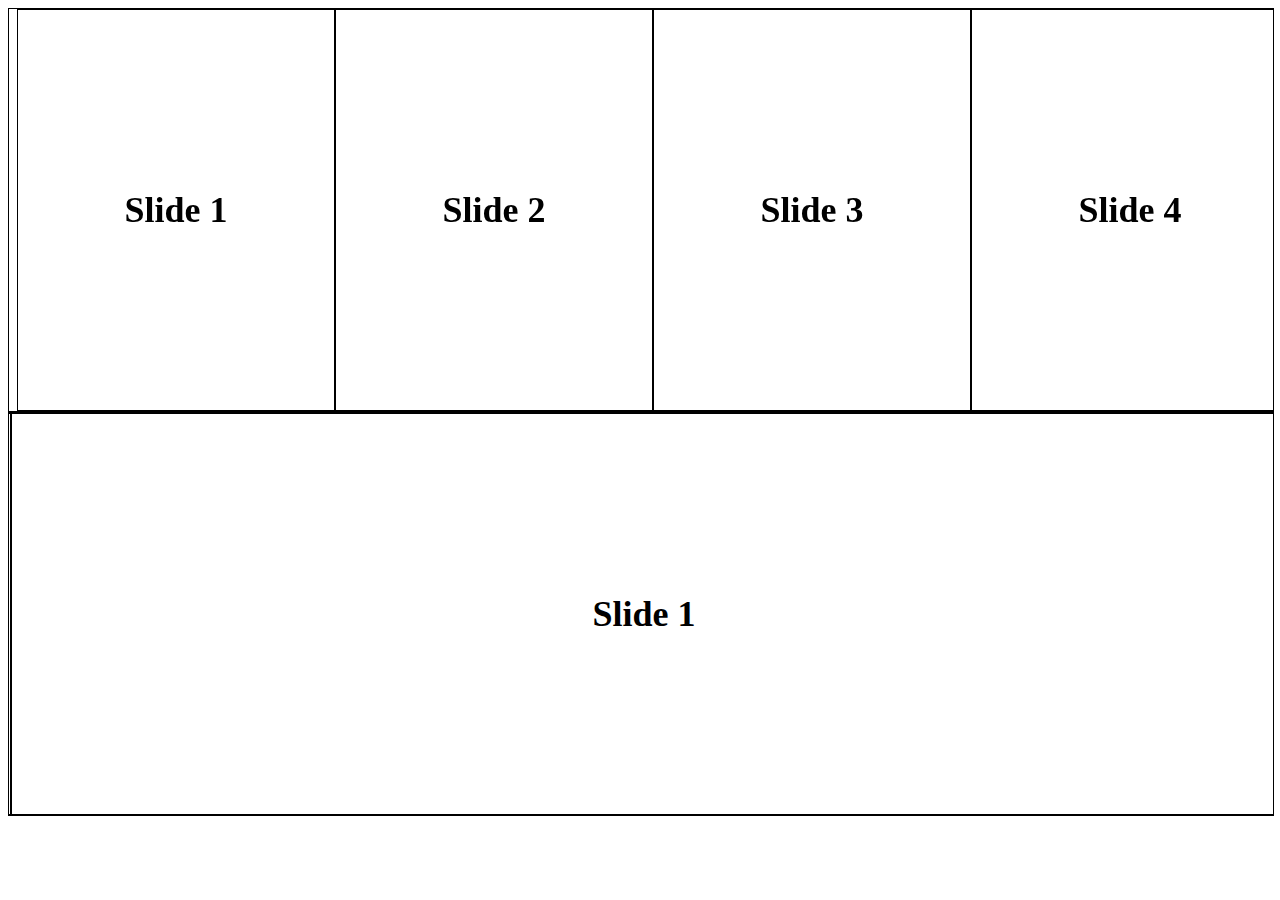
<file: test/menu/test-slider.html>
<!DOCTYPE html>
<html lang="en">
<head>
    <meta charset="UTF-8">
    <meta name="viewport" content="width=device-width, initial-scale=1.0">
    <meta http-equiv="X-UA-Compatible" content="ie=edge">
    <title>Document</title>
    
</head>
<body>

    <div class="test">
        <head>
            <link rel="stylesheet" href="../dist/css/swiper.min.css">
        </head>
        <body>
                <style>
                        .swiper-container {
                            width: 100%;
                            height: 100%;
                            max-width: 1500px;
                            z-index: 0;
                            border:1px solid black;
                        }
                        .swiper-slide {
                            text-align: center;
                            font-size: 18px;
                            background: #fff;
                            /* Center slide text vertically */
                            display: -webkit-box;
                            display: -ms-flexbox;
                            display: -webkit-flex;
                            display: flex;
                            -webkit-box-pack: center;
                            -ms-flex-pack: center;
                            -webkit-justify-content: center;
                            justify-content: center;
                            -webkit-box-align: center;
                            -ms-flex-align: center;
                            -webkit-align-items: center;
                            align-items: center;
                            height:400px;
                            border:1px solid black;
                        }
                    </style>
           <div class="swiper-container">
                <div class="swiper-wrapper">
                     <div class="swiper-slide">
                          <h1>Slide 1</h1>
                     </div>
                     <div class="swiper-slide">
                            <h1>Slide 2</h1>
                     </div>
                     <div class="swiper-slide">
                            <h1>Slide 3</h1>
                     </div>
                     <div class="swiper-slide">
                            <h1>Slide 4</h1>
                     </div>
                     <div class="swiper-slide">
                            <h1>Slide 5</h1>
                     </div>
                </div>
            </div>
            <script src="../dist/js/swiper.min.js"></script>
            <!-- Initialize Swiper -->
            <script>
                var swiper = new Swiper('.swiper-container', {
                slidesPerView:  4,
                slidesPerGroup: 4,
                spaceBetween: 0,
                loop: true,
                loopFillGroupWithBlank: true,
                pagination: {
                    el: '.swiper-pagination',
                    clickable: true,
                },
                navigation: {
                    nextEl: '.swiper-button-next',
                    prevEl: '.swiper-button-prev',
                },
            });
            </script>
        </body>
                
    </div>



    <div class="test">
        <head>
            <link rel="stylesheet" href="../dist/css/swiper.min.css">
        </head>
        <body>
                <style>
                        .swiper-container {
                            width: 100%;
                            height: 100%;
                            max-width: 1500px;
                            z-index: 0;
                            border:1px solid black;
                        }
                        .swiper-slide {
                            text-align: center;
                            font-size: 18px;
                            background: #fff;
                            /* Center slide text vertically */
                            display: -webkit-box;
                            display: -ms-flexbox;
                            display: -webkit-flex;
                            display: flex;
                            -webkit-box-pack: center;
                            -ms-flex-pack: center;
                            -webkit-justify-content: center;
                            justify-content: center;
                            -webkit-box-align: center;
                            -ms-flex-align: center;
                            -webkit-align-items: center;
                            align-items: center;
                            height:400px;
                            border:1px solid black;
                        }
                    </style>
                    <div class="swiper-container s2">
                            <div class="swiper-wrapper">
                                 <div class="swiper-slide">
                                      <h1>Slide 1</h1>
                                 </div>
                                 <div class="swiper-slide">
                                        <h1>Slide 2</h1>
                                 </div>
                                 <div class="swiper-slide">
                                        <h1>Slide 3</h1>
                                 </div>
                                 <div class="swiper-slide">
                                        <h1>Slide 4</h1>
                                 </div>
                                 <div class="swiper-slide">
                                        <h1>Slide 5</h1>
                                 </div>
                            </div>
                    </div>
            <script src="../dist/js/swiper.min.js"></script>
            <!-- Initialize Swiper -->
            <script>
                    var swiper2 = new Swiper('.s2', {
                        slidesPerView:  1,
                    slidesPerGroup: 1,
                    spaceBetween: 0,
                    loop: true,
                   
                    loopFillGroupWithBlank: true,
                    pagination: {
                        el: '.swiper-pagination',
                        clickable: true,
                    },
                    navigation: {
                        nextEl: '.swiper-button-next',
                        prevEl: '.swiper-button-prev',
                    },
                });
            </script>
        </body>
            
    </div>
    


    
</body>
</html>
</file>
<file: test/menu/contact-form.css>
*{
    margin: 0;
    padding:0;
    box-sizing: border-box;
    font-family: 'Noto Sans JP', sans-serif;
    font-size: 25px;
}
:root{
    --color-selected-menu-item: rgb(255, 204, 102);
    --color-active-menu-item:rgb(255, 208, 146);
    --color-header: #FFFFFF;
    --color-font: #000000;
    --color-principal: rgb(255, 204, 102);  
    --color-footer:#4c4c4c;
}
.back{
    width: 100%;
}
.back a{
    padding: 20px;
    color:black;
    background-color: var(--color-principal);
    width:50px;
    height: 50px;
}
.back a:hover{
    background-color: var(--color-active-menu-item);
}
.contact-form{
    width: 100%;
    margin: 0 auto;
    max-width: 1500px;
    padding-top: 20px;
    border-radius: 10px;
}
.contact-form-item{
    margin:0 auto;
    max-width: 720px;
    padding: 20px;
    height: auto;
    width: 100%;
}
.form-item-label{
    width: 100%;
    margin: 0 auto;
}
.form-item-control input{
    padding: 5px;
    width: 100%;
    border: 1px solid orange;
    height:50px;
    border-radius: 10px;
}
.form-item-control textarea{
    padding: 5px;
    border: 1px solid orange;
    border-radius: 10px;
    resize: none;
    width: 100%;
    height: 250px;
}
#sendEmail{
    background-color:var(--color-principal);
    width: 150px;
    height: 50px;
    border-radius: 10px;
    border: 1px solid orange;
    float: right;
}
#sendEmail:hover{
    background-color:var( --color-active-menu-item);
}
</file>
<file: test/menu/menu.css>
*{
    margin: 0;
    padding:0;
    box-sizing: border-box;
}
:root{
    --color-selected-menu-item: #FFCC66;
    --color-hover-menu-item:#FF9900;
    --color-header: #FFFFFF;
    --color-font: #000000;
}
.page-static-top-menu{
    background-color: var(--color-header);
    width: 100%;
    position: fixed;
    padding: 10px 10px 0px 10px;
    box-shadow: 0px 3px 4px grey;
}
/*************** menu css ***************/
.logo-align{
    text-align: right;
}
.logo{
    padding: 5px;
    width: 80px;
    height: 80px;
    border-radius: 25px;

}
.menu{
    list-style: none;
    padding: 0;
    /*border: 1px solid black;*/
    margin:  18px 70px;
    display: flex;
}
.menu li{
    display: block;
    text-align: center;
}
.menu a{
    padding-top: 10px;
    padding-bottom: 10px;
    padding-left: 25px;
    padding-right: 25px;
    display: block;
    color:var(--color-font);
}
.rounded-corners-menu-first{
    border-top-left-radius: 10px;
    border-bottom-left-radius: 10px;
}
.rounded-corners-menu-last{
    border-top-right-radius: 10px;
    border-bottom-right-radius: 10px;
}
.menu a:hover{
    text-decoration: none;
    background-color: var(--color-hover-menu-item);
}
.page-selected-menu-item{
    background-color: var(--color-selected-menu-item);
    color: var(--color-font);
}


/*************** Submenu  css ***************/
.submenu{
    margin: 20px auto 0 auto;
    list-style: none;
    display: flex;
}
.submenu li{
    padding: 5px;
    display: block;
}
.submenu a{
    color: var(--color-font);
    padding: 3px;
    padding-left:10px;
    padding-right: 10px;
    border-radius: 20px;
}
.submenu a:hover{
    text-decoration: none;
    background-color: var(--color-hover-menu-item);
}
.close-submenu{
    width:100%;
    text-align: right;
}
.selected-submenu{
    background-color: var(--color-selected-menu-item); 
} 
.close-submenu a{
    padding: 0px 10px;
    border:1px solid black;
    border-radius: 15px;
}

/********* Content css **********/
.spacer{
    width: 100%;
    height: 180px;
}
</file>
<file: test/menu/menu1.css>
*{
    margin: 0;
    padding:0;
    box-sizing: border-box;
    font-family: 'Noto Sans JP', sans-serif;
}
:root{
    --color-selected-menu-item: rgb(255, 204, 102);
    --color-active-menu-item:rgb(255, 208, 146);
    --color-header: #FFFFFF;
    --color-font: #000000;
    --color-principal: rgb(255, 204, 102);  
    --color-footer:4c4c4c;
}
/**************** Fuente Menu **********************/
.menu li a{
    font-size:30px;
    font-family: 'Pacifico', cursive;
}
/**************** Fuente Headers **********************/
h1{
    font-size:30px;
    font-family: 'Pacifico', cursive;
}
/**************** STATIC MENU **********************/
.static-top-menu{
    position: fixed;
    width:100%;
    background-color: var(--color-header);
    box-shadow: 0px 0px 2px rgba(0,0,0,0.5);
    border-bottom: 1px solid var(--color-principal);
    height: auto;
    z-index: 1;
}
/****************** MENU  *****************/
.menu{
    margin: 0;
    height:130px;
    display: flex;
    height: auto;
}
.menu-image{
    display: block;
    width: 250px;
    height: 100%;
    margin:0 auto;
    text-align: center;
    padding-top:5px;  
    padding-bottom: 5px;
    flex:25%;
}
.menu-image img{
    width: 120px;
    height: 120px;
    border-radius: 20px;
    border: 3px solid var(--color-selected-menu-item);  
}
.logo{
    margin-right: 50px;
    float: right;
    border: 1px solid black;
    width: 200px;
    height: 120px;
    border-radius: 20px;
    text-align: center;
    font-size:30px;
    padding-top: 25px; 
}
.logo a{ 
    color:black;
    text-decoration: none;
    font-family: 'Pacifico', cursive;
}
.menu-list{
    margin-top: 30px;
    margin-right:20px;
    list-style: none;
    display: flex; 
}
.menu-items{
    height: 100%;
    text-align: center;
    margin: 0 auto;
	max-width: 643px;
    flex:50%;
}
.menu-item{
    max-width: 210px;
    flex: 1;
}
.menu-item a{
    text-align: center;
    padding: 5px 25px;
    text-decoration: none;
    display: block;
    color: var(--color-font);
    font-size:30px;
    border: 1px solid rgba(255, 204, 102,0.5);
    /* background-color: #ffe2a9;*/
}
.menu-items-first{
    border-radius: 20px 0 0 20px;
    border-right: 0 !important;
}
.menu-items-last{
    border-radius: 0 20px 20px 0;
    border-left: 0 !important;  
}
.active-menu-item{
    background-color: var(--color-active-menu-item);
}
.menu-item a:hover{
    background-color: var(--color-selected-menu-item);
}
.login{
    flex-grow: 1;
    margin-top:30px;
    flex:25%;
    height: 65px;
}
.login-image{
    margin-right: 18px;
    float: right;
    width: 63px;
    height: 63px;
    border-radius: 15px;
    border: 1px solid var(--color-principal);
}
.login-image img{
    width:100%;
    height: 100%;
    border-radius: 15px;
}
.login-image img:hover{
    opacity: 0.8;
}
.login-image img:hover .user-accaunt{
    display: none;
}

/************************* Login User *******************/
.login-user{
    position: relative;
    top:-100px;
    float:left;
    width: 100%;
   /*  border:1px solid orange; */
    height: 0;
}
.login-user {
    /* border: 1px solid black; */
}
.user-account{
    margin-right: 10px;
    border:1px solid orange;
    height:auto;
    min-width: 300px;
    float: right;
    border-radius: 15px 15px 15px 15px;
    display: none;
    background-color: #FFFFFF;
    box-shadow: 1px 1px 2px rgba(0,0,0,0.5);
}
.user-header{
    display: flex;
}
.user-account-icon{
    flex:1;
}
.user-account-name{
    text-emphasis: right;
    flex: 1;
    padding:10px;
    font-size:12px;
}
.login-image-user-account{
    flex:1;
}
.user-account-icon i{
    margin: 10px;
    padding: 8px 10px 10px 12px;
    width: 50px;
    height: 50px;
    font-size: 35px;
    border: 1px solid var(--color-principal);
    border-radius: 10px;
}
.login-image-user-account img{
    float: right;
    margin:5px;
    width: 63px;
    height: 63px;
    border-radius: 15px;
    border: 1px solid var(--color-principal);
}
.user-account i:hover{
    background-color: var(--color-principal);
}
.display-user-account{
    display: block;
}
/***************** User Options *********************/
.user-options{
    padding: 15px;
}
.user-options a{
    padding: 5px;
    margin:5px;
    border: 1px solid orange;
    border-radius: 5px;
    text-decoration: none;
    display: block;
}
.user-options a:hover{
    background-color:var(--color-principal);
}
/***************** User log out  *********************/


/***************** Icon Menu resposive *********************/
.menu-items i{
    display: none;
    font-size: 35px;
    float: right;
    margin-right: 20px;
    margin-top: 10px; 
    padding: 15px;
    border: 3px solid var(--color-selected-menu-item);
    border-radius: 10px;
}
.menu-items i:hover{
    background-color: var(--color-selected-menu-item);
}

/**************** SUBMENU *******************/
.submenu{
    clear: both;
    width:100%;
    height: auto;
}
.submenu-items{
    list-style: none;
    display: flex;
    margin:0 auto;
    max-width: 760px;
}
.submenu-item{
    padding: 10px;
    flex:1;
    text-align: center;
}
.submenu-item a{
    padding: 5px;
    display: block;
    border-radius: 5px;
    color: var(--color-font);
    border: 1px solid rgba(255, 204, 102,0.7);
    max-width: 200px;
}
.submenu-item a:hover{
    text-decoration: none;
    background-color: var(--color-selected-menu-item);
}
.submenu-item a{
    text-decoration: none;
}
/***************************** CONTENT CSS ****************************/
.spacer{
    width: 100%;
    height: 100px;
}
.content{
    width: 100%;
    padding:30px;
}
.block-title{
    margin: 0 auto;
    width: 100%;
    max-width: 1500px;
    height: auto;
}
/************ Content Quienes Somos****************/
.block1{
    max-width: 1000px;
    margin:0 auto;
    display: flex;
    flex-wrap: wrap;
    height: auto;
}
.block-image{
    width: 50%;
    margin:5px;
    height: auto;
    flex-basis: 45%;
}
.block-image img{
    width: 100%;
    border-radius: 50px;
}
.block-text{
    width: 50%;
    margin: 15px;
    text-align: justify;
    flex-basis: 45%;
}
/************ Content Como Ordenar ****************/
.block2{
    margin:0 auto;
    max-width: 1500px;
    display: flex;
    flex-wrap: wrap;
    height: auto;
}
.block-child{
    flex: 1;
    margin: 10px;
    border: 1px solid var(--color-principal);
    border-radius: 0 50px 50px 50px;
    padding-bottom: 30px;
}
.step{
    height: auto;
}
.step h2{
    text-align: center;
}
.step-number{
    width:60px;
    height:60px;
    text-align:center;
    background-color:var(--color-principal);
    border-radius:0 0 30px 0;
    padding-top:8px;
    padding-right: 5px; 
}
.step-icon{
    text-align: center;
    font-size: 75px;
}
.step-description{
    text-align: center;
    margin: 10px;
    font-size: 13px;
    text-align: justify;
}
/************ Content Opiniones ****************/
.block3{
    max-width: 1000px;
    margin:0 auto;
    height: auto;
}
.opinion{
    display: flex;
    flex-direction: row;
    flex-wrap: wrap;
    margin:10px;
    border-radius: 25px;
    border: 1px solid var(--color-principal);
    height: auto;
}
.opinion-image{
    margin: 20px;
    width:80px;
    height: 80px;
}
.opinion-image img{
    width:100%;
    height: 100%;
    border-radius: 50%;
}
.opinion-text{
    margin: 10px;
    flex:1;
}
.opinion-stars{
    flex: 1 100%;
    text-align: right;
    margin-right: 20px; 
    margin-top: 5px;
    margin-bottom: 5px; 
    font-size: 25px;
}
.opinion-stars i{
    color: var(--color-principal);
 }
/************************************  Sliders *************************************/
/***************   Food Slider  *************/
.food-img-slider img{
    width: 100%;
    height: 100%;
}
.food-item{
    width: 300px;
    height: 375px; 
}
.food-item-child{
    border-radius: 25px;
    height: 100%;
    border:2px solid var(--color-principal);
    padding: 7px;
}
.food-item:hover{
    padding: 0;
    transition: 0.4s;
}
.food-item:hover > .food-item-child {
    box-shadow: 0px 0px 3px 3px rgba(162, 159, 159,0.4);
}
.food-item-child img{
    border-radius: 20px;
    width: 100%;
    max-width: 250px;
    height: 60%;
}
.food-item-child button{
    border-radius: 10px;
    height: 35px;
    width: 100%;
}
/************** Swiper CSS **************/
.swiper-container {
    width: 100%;
    height: 100%;
    max-width: 1500px;
    z-index: 0;
}
.swiper-slide {
    text-align: center;
    font-size: 18px;
    background: #fff;
    /* Center slide text vertically */
    display: -webkit-box;
    display: -ms-flexbox;
    display: -webkit-flex;
    display: flex;
    -webkit-box-pack: center;
    -ms-flex-pack: center;
    -webkit-justify-content: center;
    justify-content: center;
    -webkit-box-align: center;
    -ms-flex-align: center;
    -webkit-align-items: center;
    align-items: center;
    max-height:400px;
}

/***************   Mapa  *************/
.mapa{
    margin: 0;
    width: 100%;
    height: 350px;
}
/***************   Footer  *************/
.footer{
    background: var(--color-footer);
    height: 350px;
    display: flex;
    margin: 15px;
}
.footer h2{
    font-family:'Pacifico', cursive;
}
.footer-item{
    flex: 1;
    border: 1px solid var(--color-principal);
    border-radius: 30px;
    margin: 10px;
    padding: 15px;
}


/***************   Modified Scrollbar *************/
/* ::-webkit-scrollbar {
    width: 10px;
  } */
  
  /* Track */
  /* ::-webkit-scrollbar-track {
    box-shadow: inset 0 0 1px grey; 
    border-radius: none;
  } */
   
  /* Handle */
  /* ::-webkit-scrollbar-thumb {
    background:gray ;
    border-radius: 3px;
  } */
  
  /* Handle on hover */
  /* ::-webkit-scrollbar-thumb:hover {
    background: var(--color-active-menu-item); 
  } */


/***************   Responsive (Menu) *************/


@media (max-width: 1200px){
    /************ Content Quienes Somos ****************/
    .block1{
       display: grid;
       grid-template-columns: 1fr; 
       text-align: center;
       max-width: 600px;
       grid-auto-flow: dense;
    }
    .block-image{
       width: 100%;
       grid-row: 2; 
    }
    .block-text{
        width: 100%;
        grid-row: 1;
    }
    
    /************ Content Como Ordenar****************/
    /* .block-child{
        flex:45%;
    } */
    .block2{
        display: grid;
        grid-template-columns: 1fr 1fr;
    }
    /***************   Footer  *************/
    .footer{
        display: grid;
        grid-template-columns: 1fr;
    }
    /************ Slider ****************/
    .menu-items{
        margin-left: 0;
    }
    .slider-images{
        height: 350px;
    }
    .slider-arrows{
        top:120px;
    }    
   
}
@media (max-width: 640px){
    .menu{
        border: 0;
        box-shadow: none;  
    }
    .menu-image img{
        width: 85px;
        height: 85px;
    }
    .menu-items i{
        display: block;
    }
    .menu-items ul{
        display: none;
    }
    .submenu{
        display: none;
    } 
    /************ Content Como Ordenar****************/
    .block2{
        display: grid;
        grid-template-columns: 1fr; 
    }
    /************ Slider ****************/
    .slider-images{
        height: calc(450px *0.5);
    }
    .slider-arrows{
        top:65px;
    }
    
}
</file>
